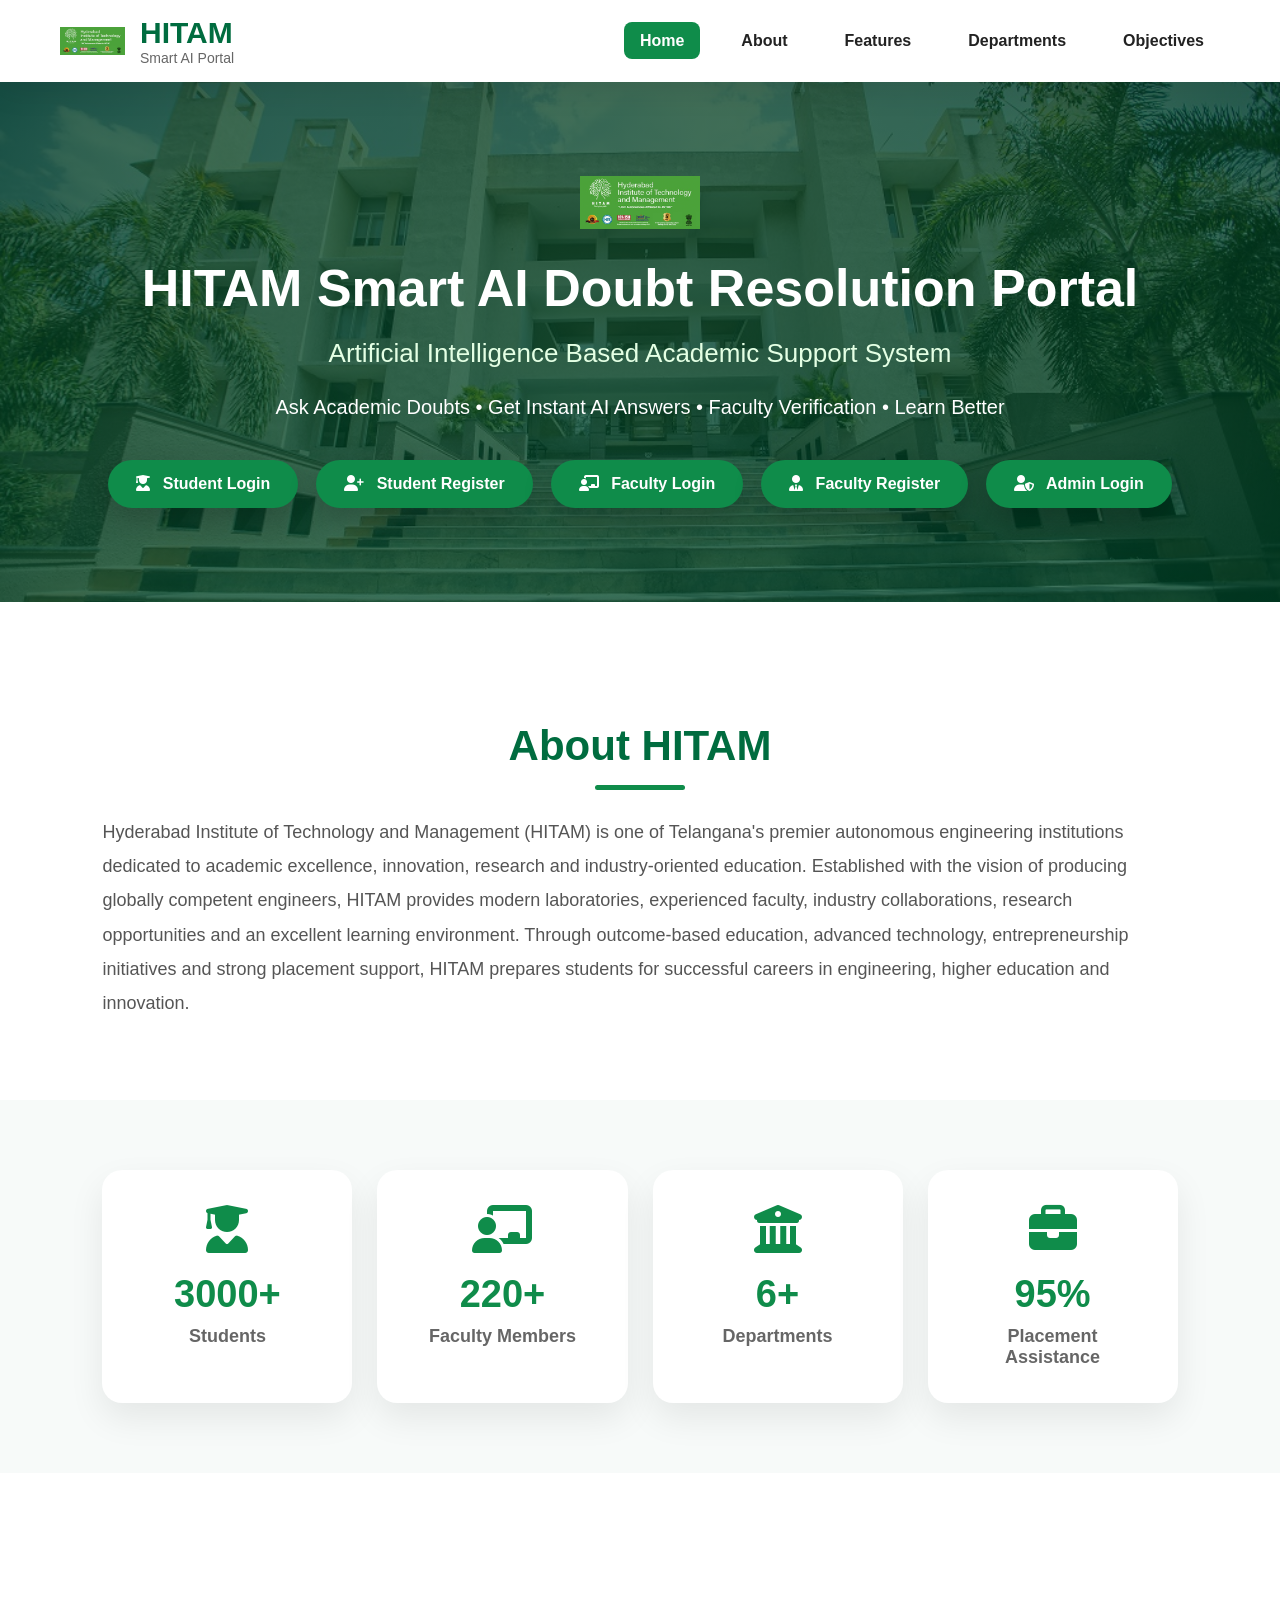
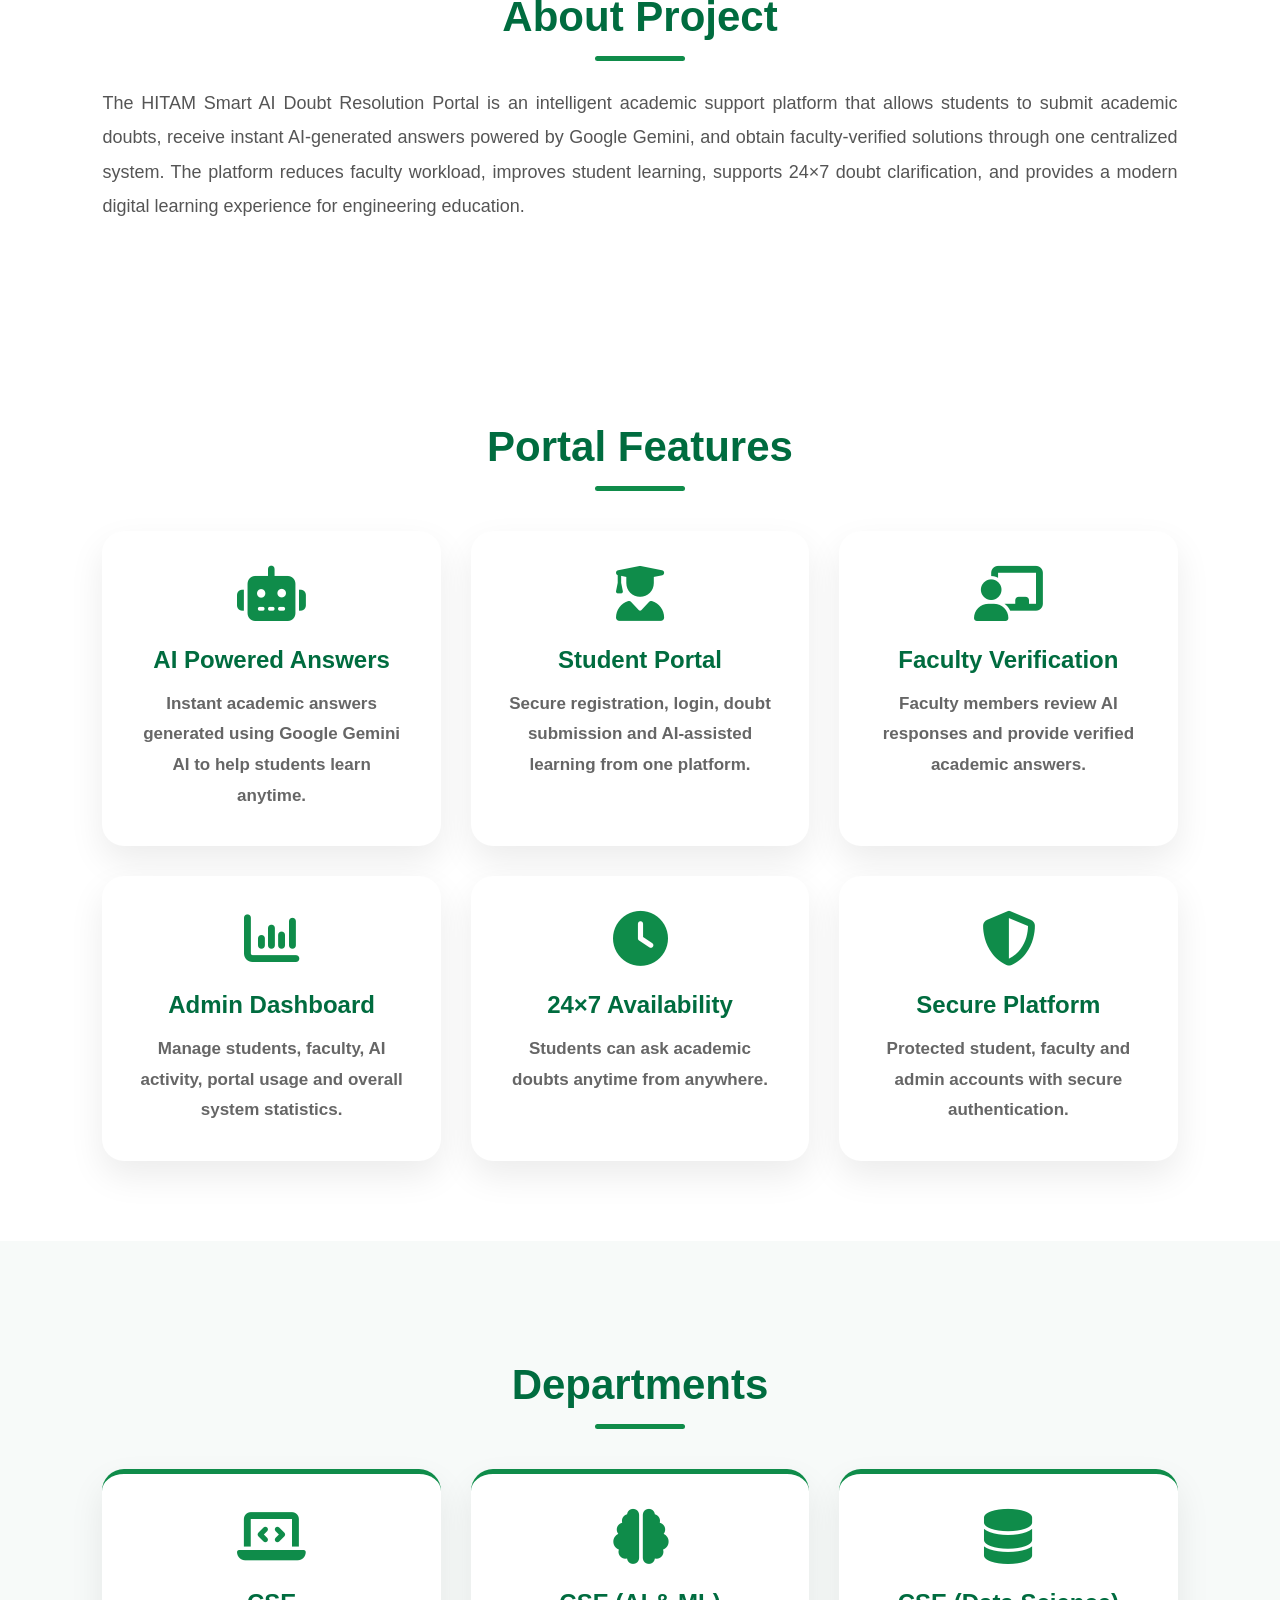
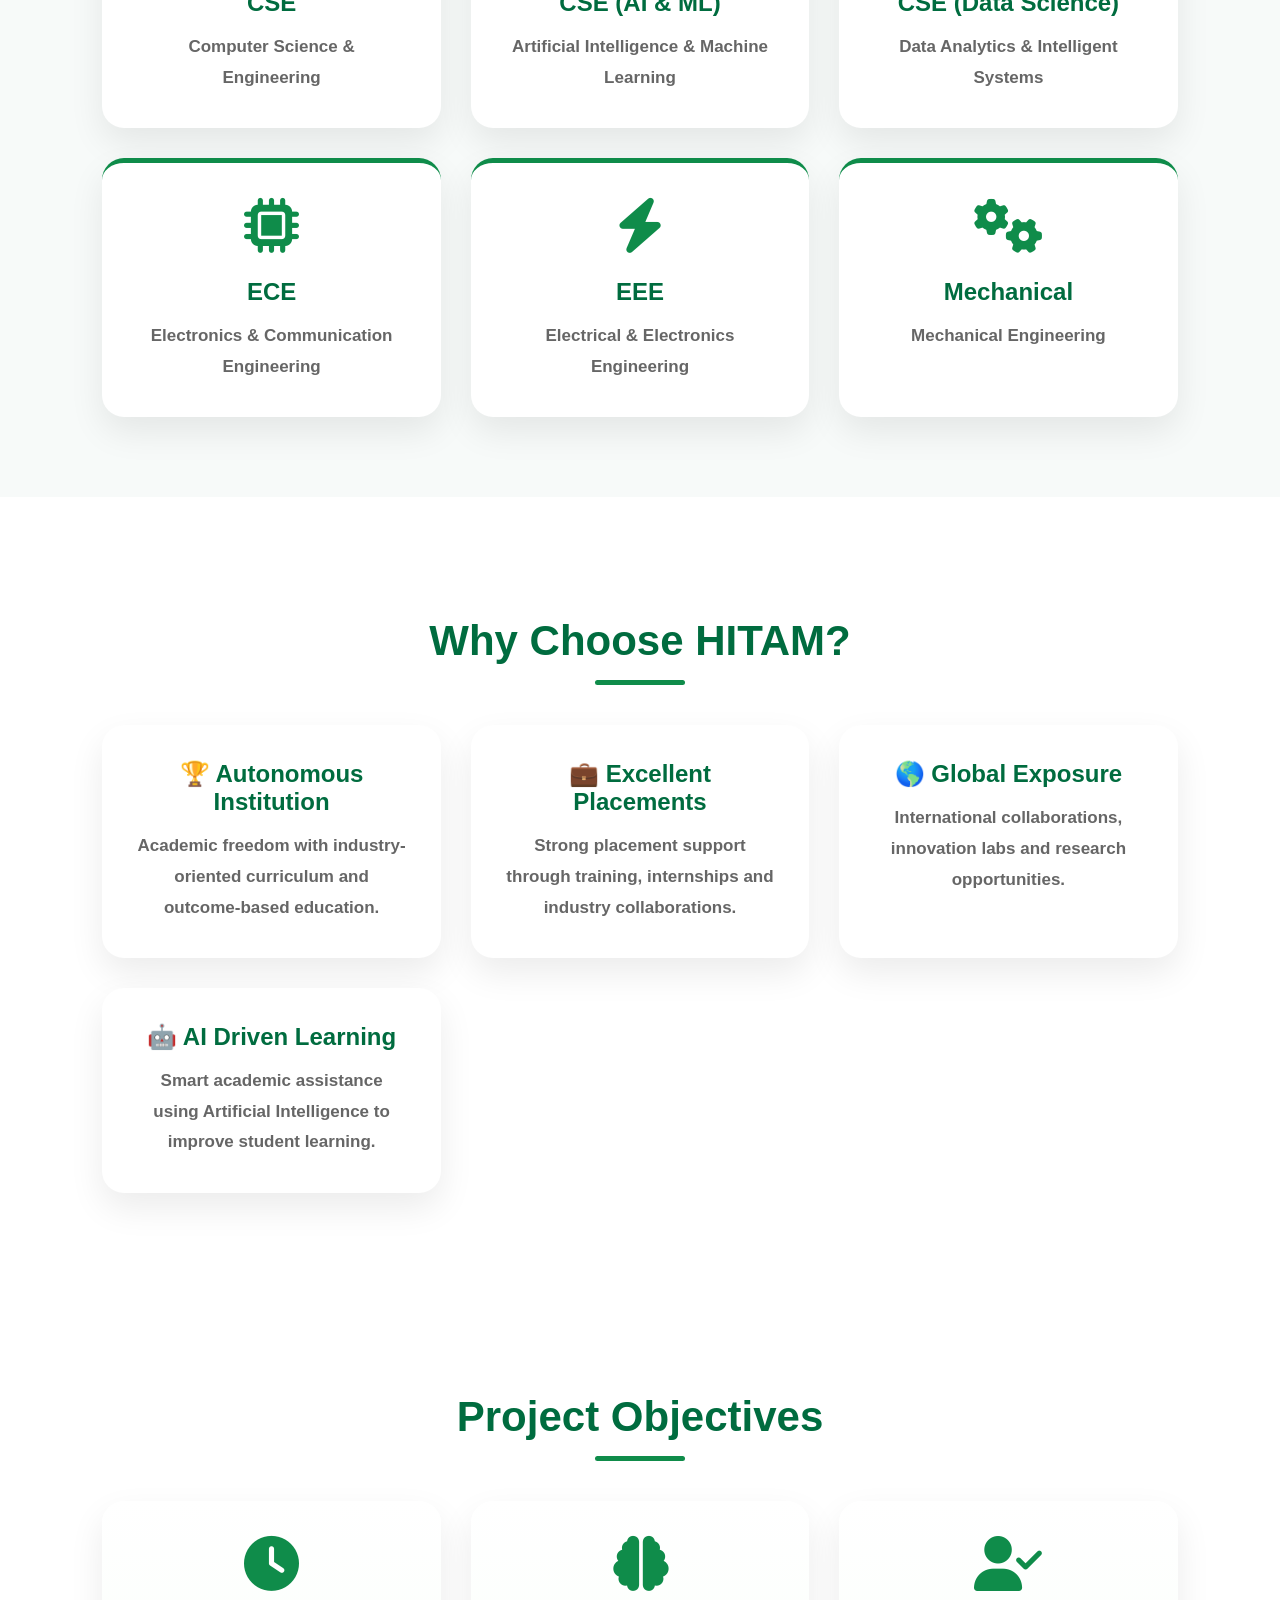
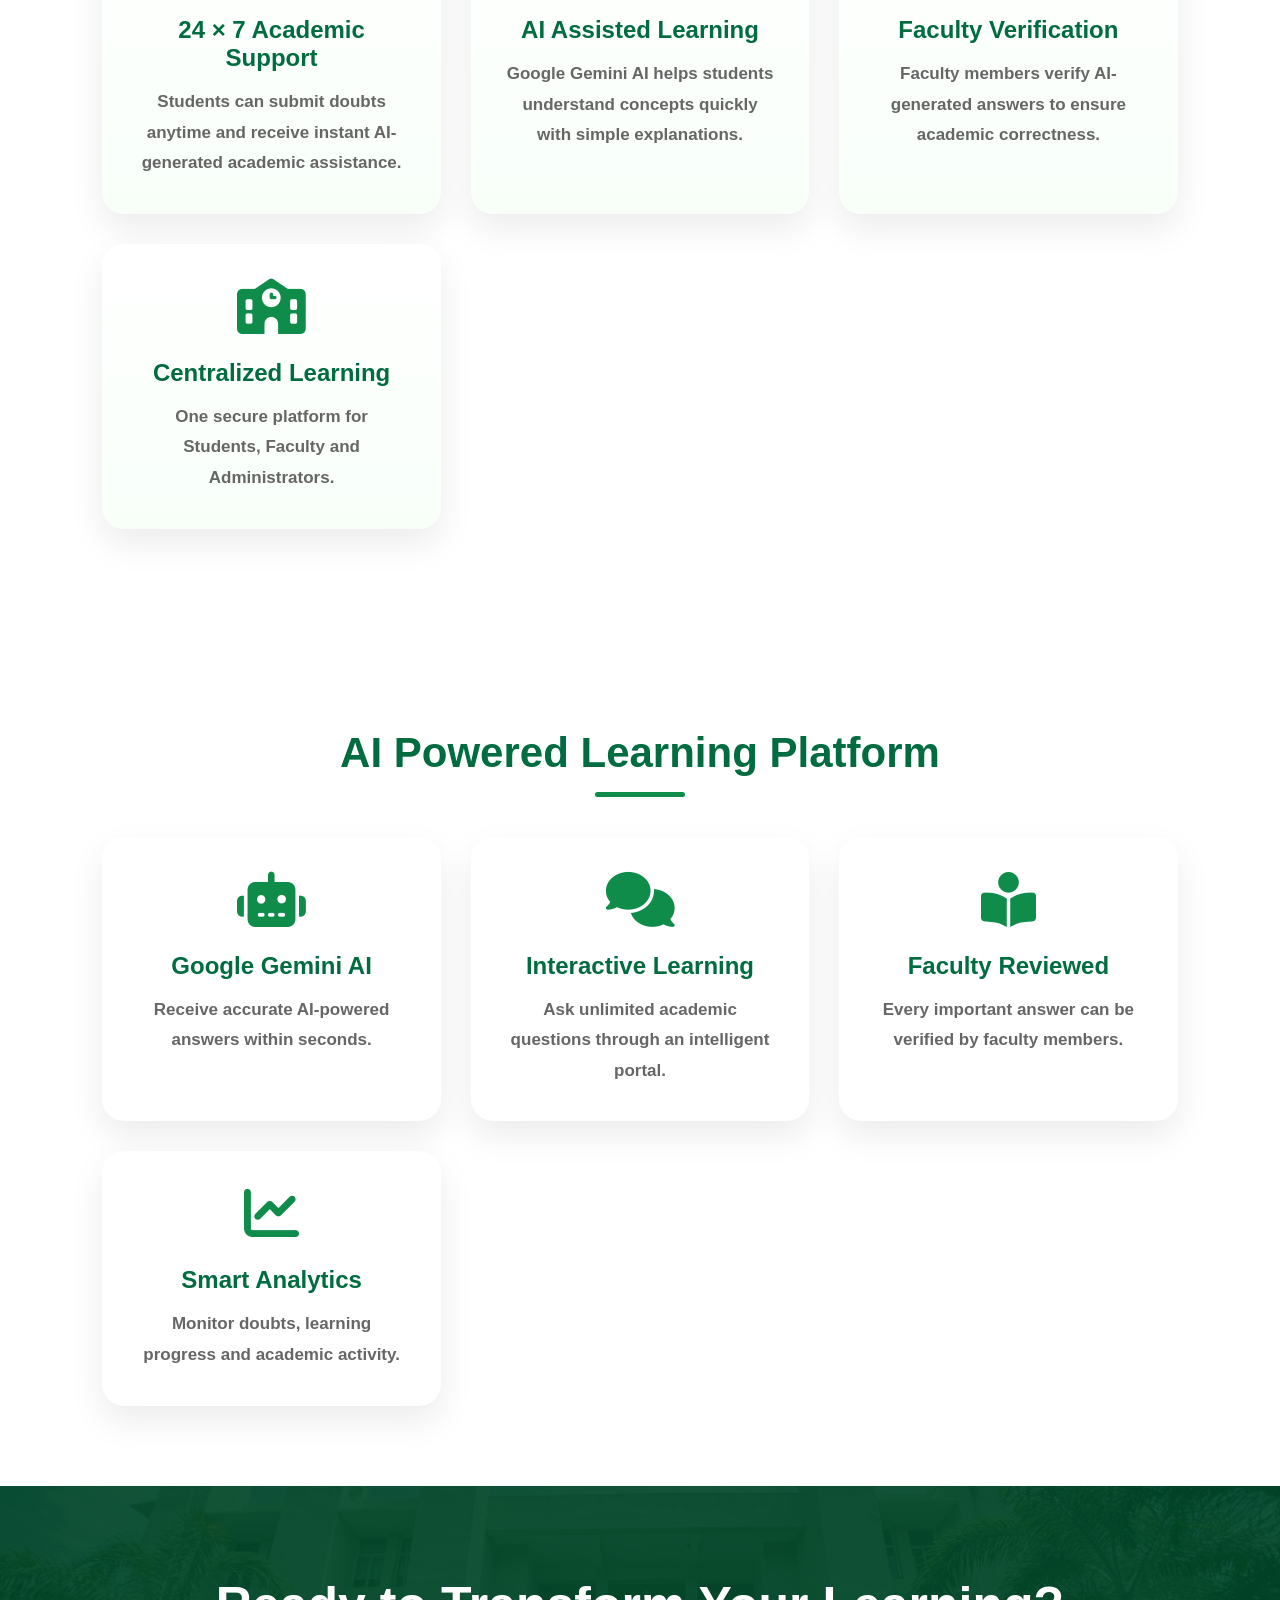
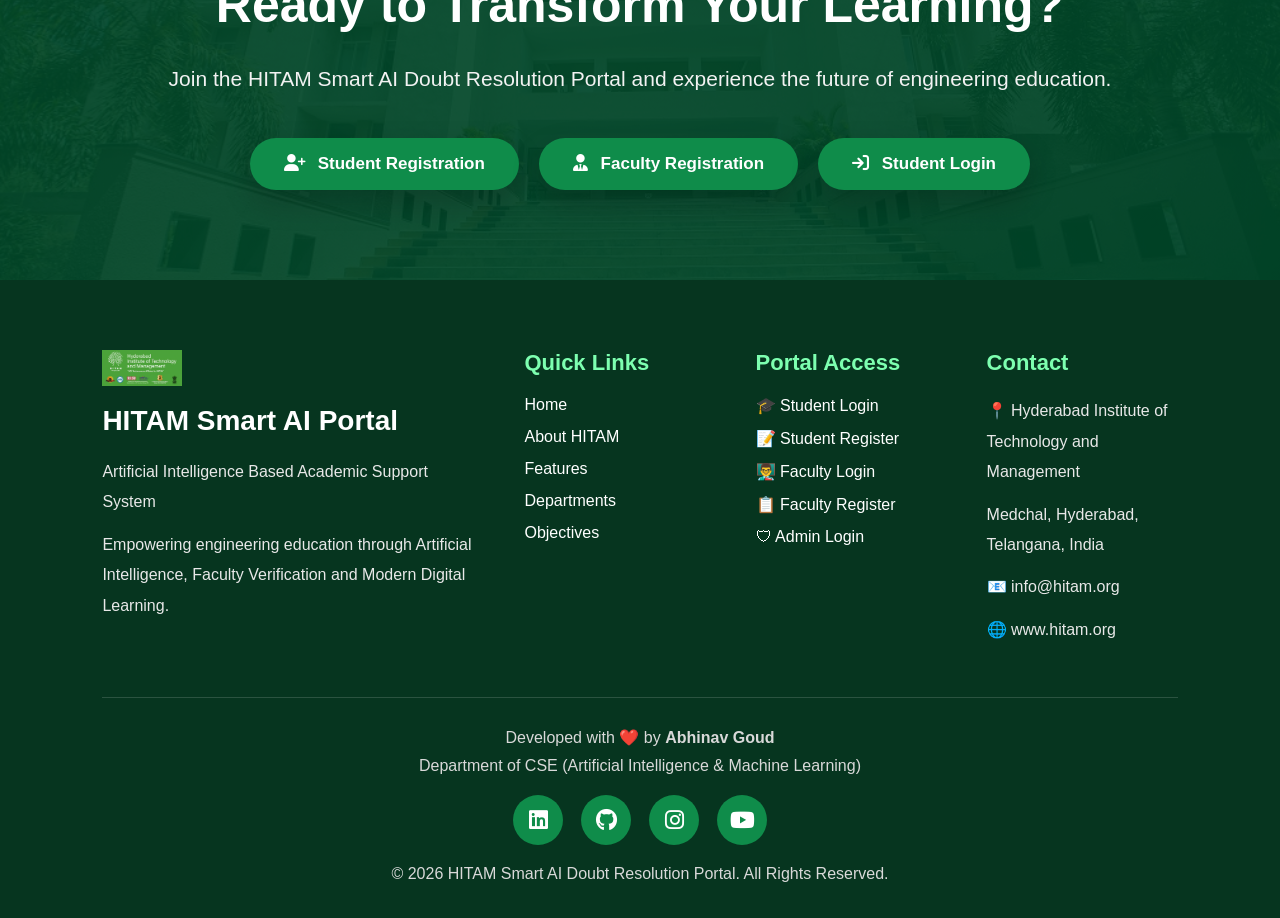
<file: frontend/index.html>
<!DOCTYPE html>
<html lang="en">

<head>

<meta charset="UTF-8">
<meta name="viewport" content="width=device-width, initial-scale=1.0">

<title>HITAM Smart AI Doubt Resolution Portal</title>

<link rel="stylesheet" href="style.css">

<link rel="stylesheet"
href="https://cdnjs.cloudflare.com/ajax/libs/font-awesome/6.7.2/css/all.min.css">

</head>

<body>

<!-- ================= NAVBAR ================= -->

<nav class="navbar">

    <div class="logo">

        <img src="images/hitam-logo.png" width="65">

        <div>

            <h2>HITAM</h2>

            <p>Smart AI Portal</p>

        </div>

    </div>

    <ul>

        <li><a href="index.html" class="active">Home</a></li>

        <li><a href="#about">About</a></li>

        <li><a href="#features">Features</a></li>

        <li><a href="#departments">Departments</a></li>

        <li><a href="#objectives">Objectives</a></li>

    </ul>

</nav>

<!-- ================= HERO SECTION ================= -->

<section class="hero">

    <div class="hero-overlay">

        <img src="images/hitam-logo.png"
             class="hero-logo">

        <h1>

            HITAM Smart AI Doubt Resolution Portal

        </h1>

        <h3>

            Artificial Intelligence Based Academic Support System

        </h3>

        <p>

            Ask Academic Doubts • Get Instant AI Answers • Faculty Verification • Learn Better

        </p>

        <div class="hero-buttons">

            <a href="login.html">

                <button class="hero-btn">

                    <i class="fa-solid fa-user-graduate"></i>

                    Student Login

                </button>

            </a>

            <a href="register.html">

                <button class="hero-btn">

                    <i class="fa-solid fa-user-plus"></i>

                    Student Register

                </button>

            </a>

            <a href="faculty-login.html">

                <button class="hero-btn">

                    <i class="fa-solid fa-chalkboard-user"></i>

                    Faculty Login

                </button>

            </a>

            <a href="faculty-register.html">

                <button class="hero-btn">

                    <i class="fa-solid fa-user-tie"></i>

                    Faculty Register

                </button>

            </a>

            <a href="admin-login.html">

                <button class="hero-btn">

                    <i class="fa-solid fa-user-shield"></i>

                    Admin Login

                </button>

            </a>

        </div>

    </div>

</section>

<!-- ================= ABOUT HITAM ================= -->

<section id="about" class="dashboard">

    <h2>About HITAM</h2>

    <p class="about-text">

        Hyderabad Institute of Technology and Management (HITAM) is one of Telangana's premier autonomous engineering institutions dedicated to academic excellence, innovation, research and industry-oriented education.

        Established with the vision of producing globally competent engineers, HITAM provides modern laboratories, experienced faculty, industry collaborations, research opportunities and an excellent learning environment.

        Through outcome-based education, advanced technology, entrepreneurship initiatives and strong placement support, HITAM prepares students for successful careers in engineering, higher education and innovation.

    </p>

</section>

<!-- ================= STATISTICS ================= -->

<section class="stats-section">

<div class="stats-card">

<i class="fa-solid fa-user-graduate"></i>

<h2>3000+</h2>

<p>Students</p>

</div>

<div class="stats-card">

<i class="fa-solid fa-chalkboard-user"></i>

<h2>220+</h2>

<p>Faculty Members</p>

</div>

<div class="stats-card">

<i class="fa-solid fa-building-columns"></i>

<h2>6+</h2>

<p>Departments</p>

</div>

<div class="stats-card">

<i class="fa-solid fa-briefcase"></i>

<h2>95%</h2>

<p>Placement Assistance</p>

</div>

</section>

<!-- ================= ABOUT PROJECT ================= -->

<section class="dashboard">

<h2>About Project</h2>

<p style="font-size:18px;line-height:1.9;text-align:justify;max-width:1100px;margin:auto;">

The HITAM Smart AI Doubt Resolution Portal is an intelligent academic support
platform that allows students to submit academic doubts, receive instant
AI-generated answers powered by Google Gemini, and obtain faculty-verified
solutions through one centralized system.

The platform reduces faculty workload, improves student learning,
supports 24×7 doubt clarification, and provides a modern digital learning
experience for engineering education.

</p>

</section>

<!-- ================= PORTAL FEATURES ================= -->

<section class="dashboard" id="features">

<h2>Portal Features</h2>

<div class="dashboard-cards">

<div class="dashboard-card">

<i class="fa-solid fa-robot fa-3x"></i>

<h3>AI Powered Answers</h3>

<p>

Instant academic answers generated using Google Gemini AI
to help students learn anytime.

</p>

</div>

<div class="dashboard-card">

<i class="fa-solid fa-user-graduate fa-3x"></i>

<h3>Student Portal</h3>

<p>

Secure registration, login, doubt submission and AI-assisted
learning from one platform.

</p>

</div>

<div class="dashboard-card">

<i class="fa-solid fa-chalkboard-user fa-3x"></i>

<h3>Faculty Verification</h3>

<p>

Faculty members review AI responses and provide verified
academic answers.

</p>

</div>

<div class="dashboard-card">

<i class="fa-solid fa-chart-column fa-3x"></i>

<h3>Admin Dashboard</h3>

<p>

Manage students, faculty, AI activity, portal usage
and overall system statistics.

</p>

</div>

<div class="dashboard-card">

<i class="fa-solid fa-clock fa-3x"></i>

<h3>24×7 Availability</h3>

<p>

Students can ask academic doubts anytime from anywhere.

</p>

</div>

<div class="dashboard-card">

<i class="fa-solid fa-shield-halved fa-3x"></i>

<h3>Secure Platform</h3>

<p>

Protected student, faculty and admin accounts with
secure authentication.

</p>

</div>

</div>

</section>

<!-- ================= DEPARTMENTS ================= -->

<section class="dashboard" id="departments">

<h2>Departments</h2>

<div class="dashboard-cards">

<div class="dashboard-card">
<i class="fa-solid fa-laptop-code fa-3x"></i>
<h3>CSE</h3>
<p>Computer Science & Engineering</p>
</div>

<div class="dashboard-card">
<i class="fa-solid fa-brain fa-3x"></i>
<h3>CSE (AI & ML)</h3>
<p>Artificial Intelligence & Machine Learning</p>
</div>

<div class="dashboard-card">
<i class="fa-solid fa-database fa-3x"></i>
<h3>CSE (Data Science)</h3>
<p>Data Analytics & Intelligent Systems</p>
</div>

<div class="dashboard-card">
<i class="fa-solid fa-microchip fa-3x"></i>
<h3>ECE</h3>
<p>Electronics & Communication Engineering</p>
</div>

<div class="dashboard-card">
<i class="fa-solid fa-bolt fa-3x"></i>
<h3>EEE</h3>
<p>Electrical & Electronics Engineering</p>
</div>

<div class="dashboard-card">
<i class="fa-solid fa-gears fa-3x"></i>
<h3>Mechanical</h3>
<p>Mechanical Engineering</p>
</div>

</div>

</section>

<!-- ================= WHY CHOOSE HITAM ================= -->

<section class="dashboard">

<h2>Why Choose HITAM?</h2>

<div class="dashboard-cards">

<div class="dashboard-card">

<h3>🏆 Autonomous Institution</h3>

<p>

Academic freedom with industry-oriented curriculum
and outcome-based education.

</p>

</div>

<div class="dashboard-card">

<h3>💼 Excellent Placements</h3>

<p>

Strong placement support through training,
internships and industry collaborations.

</p>

</div>

<div class="dashboard-card">

<h3>🌎 Global Exposure</h3>

<p>

International collaborations, innovation labs
and research opportunities.

</p>

</div>

<div class="dashboard-card">

<h3>🤖 AI Driven Learning</h3>

<p>

Smart academic assistance using Artificial Intelligence
to improve student learning.

</p>

</div>

</div>

</section>

<!-- ================= PROJECT OBJECTIVES ================= -->

<section class="dashboard" id="objectives">

<h2>Project Objectives</h2>

<div class="dashboard-cards">

<div class="dashboard-card">

<i class="fa-solid fa-clock fa-3x"></i>

<h3>24 × 7 Academic Support</h3>

<p>

Students can submit doubts anytime and receive
instant AI-generated academic assistance.

</p>

</div>

<div class="dashboard-card">

<i class="fa-solid fa-brain fa-3x"></i>

<h3>AI Assisted Learning</h3>

<p>

Google Gemini AI helps students understand
concepts quickly with simple explanations.

</p>

</div>

<div class="dashboard-card">

<i class="fa-solid fa-user-check fa-3x"></i>

<h3>Faculty Verification</h3>

<p>

Faculty members verify AI-generated answers
to ensure academic correctness.

</p>

</div>

<div class="dashboard-card">

<i class="fa-solid fa-school fa-3x"></i>

<h3>Centralized Learning</h3>

<p>

One secure platform for Students,
Faculty and Administrators.

</p>

</div>

</div>

</section>

<!-- ================= AI PORTAL HIGHLIGHTS ================= -->

<section class="dashboard">

<h2>AI Powered Learning Platform</h2>

<div class="dashboard-cards">

<div class="dashboard-card">

<i class="fa-solid fa-robot fa-3x"></i>

<h3>Google Gemini AI</h3>

<p>

Receive accurate AI-powered answers
within seconds.

</p>

</div>

<div class="dashboard-card">

<i class="fa-solid fa-comments fa-3x"></i>

<h3>Interactive Learning</h3>

<p>

Ask unlimited academic questions
through an intelligent portal.

</p>

</div>

<div class="dashboard-card">

<i class="fa-solid fa-book-open-reader fa-3x"></i>

<h3>Faculty Reviewed</h3>

<p>

Every important answer can be
verified by faculty members.

</p>

</div>

<div class="dashboard-card">

<i class="fa-solid fa-chart-line fa-3x"></i>

<h3>Smart Analytics</h3>

<p>

Monitor doubts, learning progress
and academic activity.

</p>

</div>

</div>

</section>

<!-- ================= CALL TO ACTION ================= -->

<section class="cta-section">

<div class="cta-content">

<h1>

Ready to Transform Your Learning?

</h1>

<p>

Join the HITAM Smart AI Doubt Resolution Portal
and experience the future of engineering education.

</p>

<div class="cta-buttons">

<a href="register.html">

<button class="hero-btn">

<i class="fa-solid fa-user-plus"></i>

Student Registration

</button>

</a>

<a href="faculty-register.html">

<button class="hero-btn">

<i class="fa-solid fa-user-tie"></i>

Faculty Registration

</button>

</a>

<a href="login.html">

<button class="hero-btn">

<i class="fa-solid fa-arrow-right-to-bracket"></i>

Student Login

</button>

</a>

</div>

</div>

</section>

<!-- ================= FOOTER ================= -->

<footer class="footer">

<div class="footer-container">

<div class="footer-column">

<img src="images/hitam-logo.png" width="80">

<h2>HITAM Smart AI Portal</h2>

<p>

Artificial Intelligence Based Academic Support System

</p>

<p>

Empowering engineering education through
Artificial Intelligence, Faculty Verification
and Modern Digital Learning.

</p>

</div>

<div class="footer-column">

<h3>Quick Links</h3>

<ul>

<li><a href="#">Home</a></li>

<li><a href="#about">About HITAM</a></li>

<li><a href="#features">Features</a></li>

<li><a href="#departments">Departments</a></li>

<li><a href="#objectives">Objectives</a></li>

</ul>

</div>

<div class="footer-column">

<h3>Portal Access</h3>

<ul>

<li><a href="login.html">🎓 Student Login</a></li>

<li><a href="register.html">📝 Student Register</a></li>

<li><a href="faculty-login.html">👨‍🏫 Faculty Login</a></li>

<li><a href="faculty-register.html">📋 Faculty Register</a></li>

<li><a href="admin-login.html">🛡 Admin Login</a></li>

</ul>

</div>

<div class="footer-column">

<h3>Contact</h3>

<p>

📍 Hyderabad Institute of Technology and Management

</p>

<p>

Medchal, Hyderabad,
Telangana, India

</p>

<p>

📧 info@hitam.org

</p>

<p>

🌐 www.hitam.org

</p>

</div>

</div>

<hr>

<div class="footer-bottom">

<p>

Developed with ❤️ by

<b>Abhinav Goud</b>

</p>

<p>

Department of CSE (Artificial Intelligence & Machine Learning)

</p>

<div class="social-icons">

<a href="#"><i class="fab fa-linkedin"></i></a>

<a href="#"><i class="fab fa-github"></i></a>

<a href="#"><i class="fab fa-instagram"></i></a>

<a href="#"><i class="fab fa-youtube"></i></a>

</div>

<p>

© 2026 HITAM Smart AI Doubt Resolution Portal.
All Rights Reserved.

</p>

</div>

</footer>

</body>

</html>
</file>
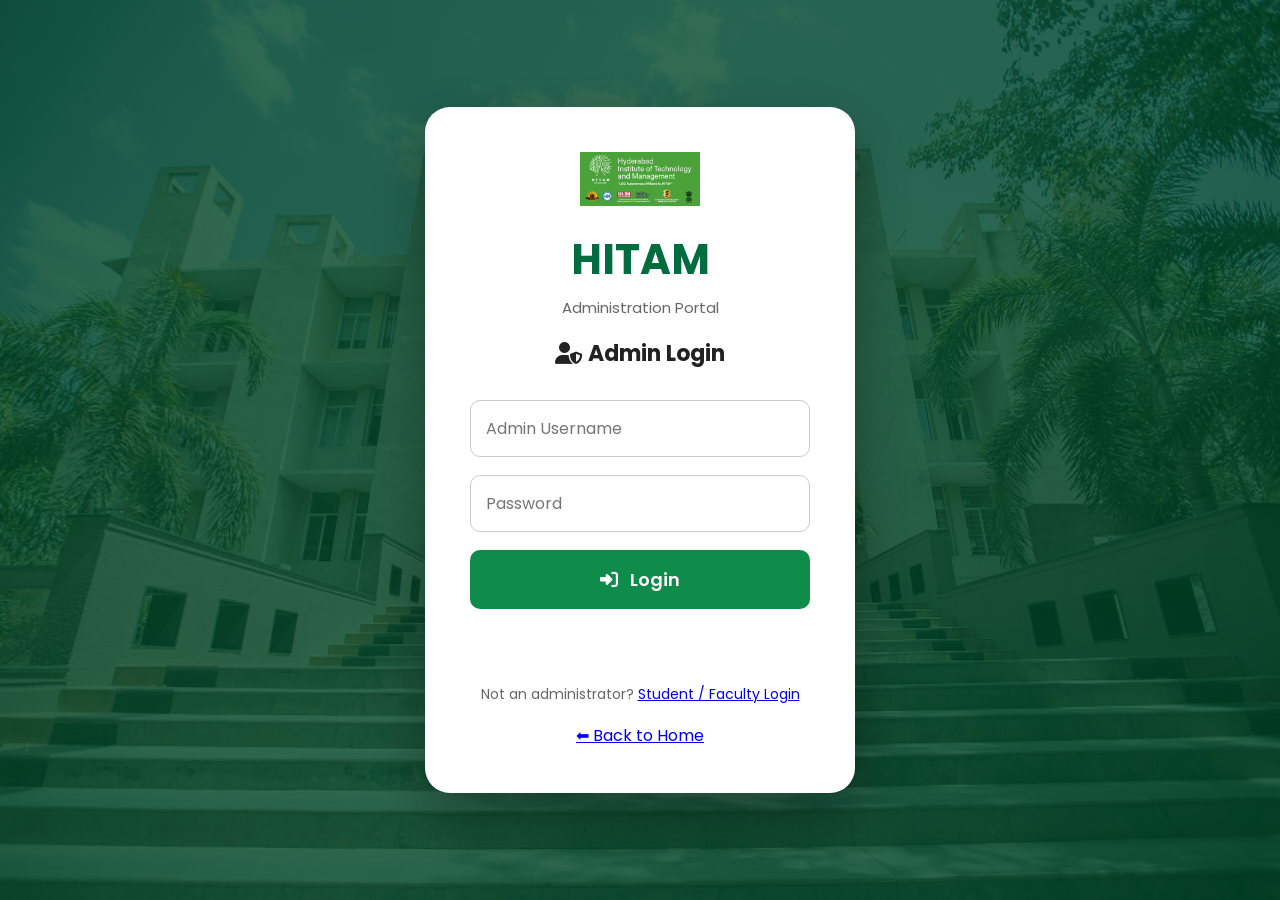
<file: frontend/admin-login.html>
<!DOCTYPE html>
<html lang="en">

<head>

<meta charset="UTF-8">
<meta name="viewport" content="width=device-width, initial-scale=1.0">

<title>Admin Login | HITAM AI</title>

<link rel="stylesheet" href="style.css">

<link href="https://fonts.googleapis.com/css2?family=Poppins:wght@300;400;600;700&display=swap" rel="stylesheet">

<link rel="stylesheet"
href="https://cdnjs.cloudflare.com/ajax/libs/font-awesome/6.6.0/css/all.min.css">

</head>

<body class="login-body">

<div class="login-container">

<div class="login-box">

<img src="images/hitam-logo.png" class="login-logo">

<h1>HITAM</h1>

<p>Administration Portal</p>

<h2>
<i class="fa-solid fa-user-shield"></i>
Admin Login
</h2>

<input
type="text"
id="adminUsername"
placeholder="Admin Username"
autocomplete="off"
onkeydown="if(event.key==='Enter'){adminLogin();}">

<input
type="password"
id="adminPassword"
placeholder="Password"
onkeydown="if(event.key==='Enter'){adminLogin();}">

<button onclick="adminLogin()">
<i class="fa-solid fa-right-to-bracket"></i>
Login
</button>

<p id="adminMsg"
style="color:#c0392b;font-size:14px;min-height:20px;margin-top:12px;"></p>

<br>

<p style="font-size:14px;">
Not an administrator?
<a href="login.html">Student / Faculty Login</a>
</p>

<a href="index.html">&#11013; Back to Home</a>

</div>

</div>

<script src="auth.js"></script>

<script>

const API = "https://hitam-ai-backend-m3ka.onrender.com";

async function adminLogin() {

    const username =
        document.getElementById("adminUsername").value.trim();

    const password =
        document.getElementById("adminPassword").value;

    const msg = document.getElementById("adminMsg");

    msg.innerHTML = "";

    if (username === "" || password === "") {
        msg.innerHTML = "Please enter Username and Password";
        return;
    }

    try {

        const response = await fetch(API + "/admin/login", {

            method: "POST",

            headers: {
                "Content-Type": "application/json"
            },

            body: JSON.stringify({
                username: username,
                password: password
            })

        });

        const result = await response.json();

        if (!response.ok) {
            msg.innerHTML = result.detail || "Invalid Username or Password";
            return;
        }

        saveAdmin(result.admin);

        localStorage.setItem("userRole", "admin");

        window.location.href = "admin.html";

    }

    catch (error) {

        console.error(error);

        msg.innerHTML = "Cannot connect to the backend server.";

    }

}

</script>

</body>

</html>
</file>
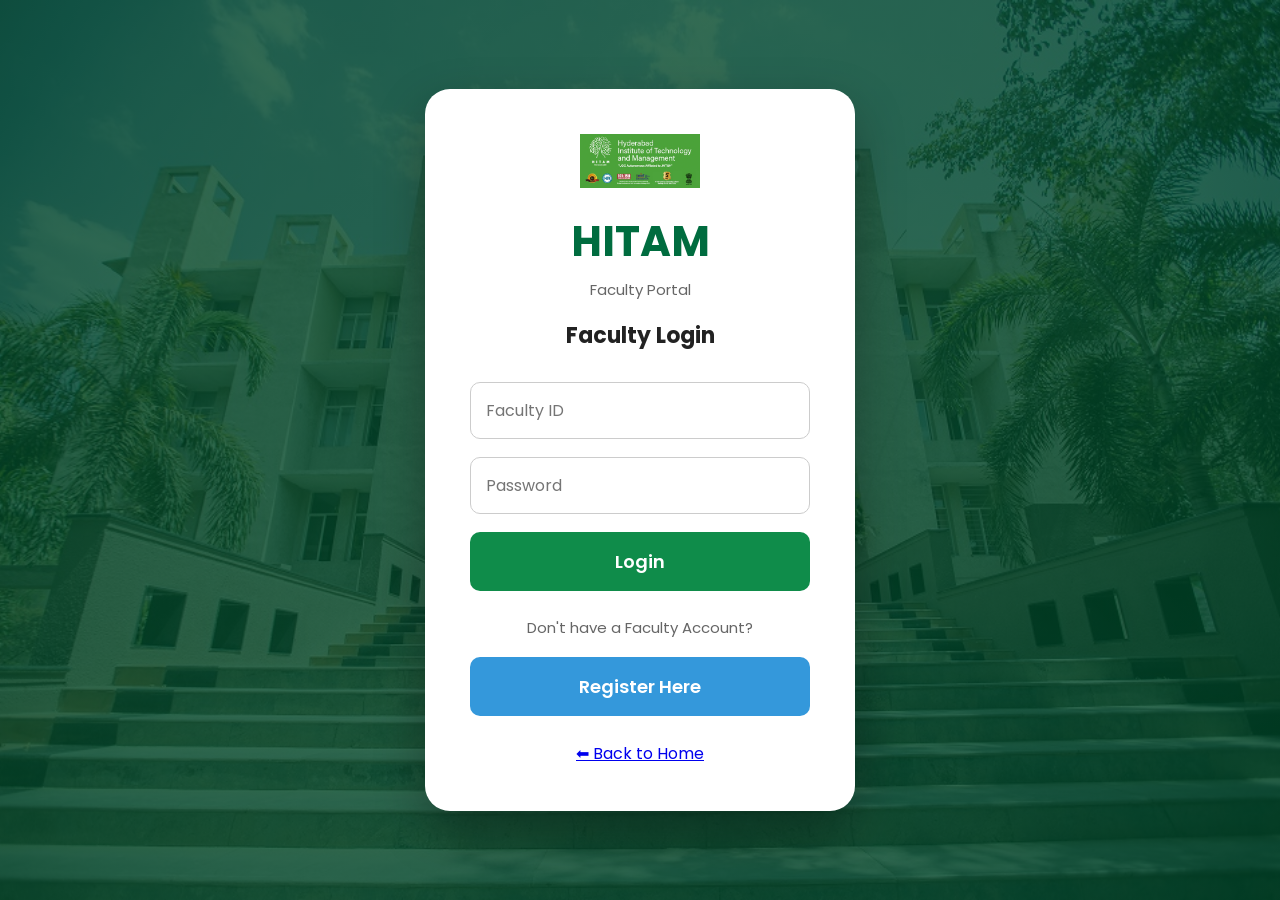
<file: frontend/faculty-login.html>
<!DOCTYPE html>
<html lang="en">

<head>

<meta charset="UTF-8">
<meta name="viewport" content="width=device-width, initial-scale=1.0">

<title>Faculty Login | HITAM AI</title>

<link rel="stylesheet" href="style.css">

<link href="https://fonts.googleapis.com/css2?family=Poppins:wght@300;400;600;700&display=swap" rel="stylesheet">

</head>

<body class="login-body">

<div class="login-container">

<div class="login-box">

<img src="images/hitam-logo.png" class="login-logo">

<h1>HITAM</h1>

<p>Faculty Portal</p>

<h2>Faculty Login</h2>

<input
type="text"
id="facultyId"
placeholder="Faculty ID">

<input
type="password"
id="facultyPassword"
placeholder="Password">

<button onclick="facultyLogin()">
Login
</button>

<br><br>

<p>
Don't have a Faculty Account?
</p>

<button
onclick="window.location.href='faculty-register.html'"
style="background:#3498db;">
Register Here
</button>

<br><br>

<a href="index.html">
⬅ Back to Home
</a>

</div>

</div>

<script>

const API = "https://hitam-ai-backend-m3ka.onrender.com";

async function facultyLogin(){

const faculty_id =
document.getElementById("facultyId").value.trim();

const password =
document.getElementById("facultyPassword").value;

if(faculty_id==="" || password===""){

alert("Please enter Faculty ID and Password");
return;

}

try{

const response=await fetch(API+"/faculty/login",{

method:"POST",

headers:{
"Content-Type":"application/json"
},

body:JSON.stringify({

faculty_id:faculty_id,
password:password

})

});

const result=await response.json();

if(response.ok){

localStorage.setItem(
"faculty",
JSON.stringify(result.faculty)
);

alert("✅ Faculty Login Successful");

window.location.href="faculty.html";

}else{

alert(result.detail || "Invalid Faculty ID, Password or Faculty not approved");

}

}catch(error){

alert("❌ Backend server is not running.");

}

}

</script>

</body>

</html>
</file>
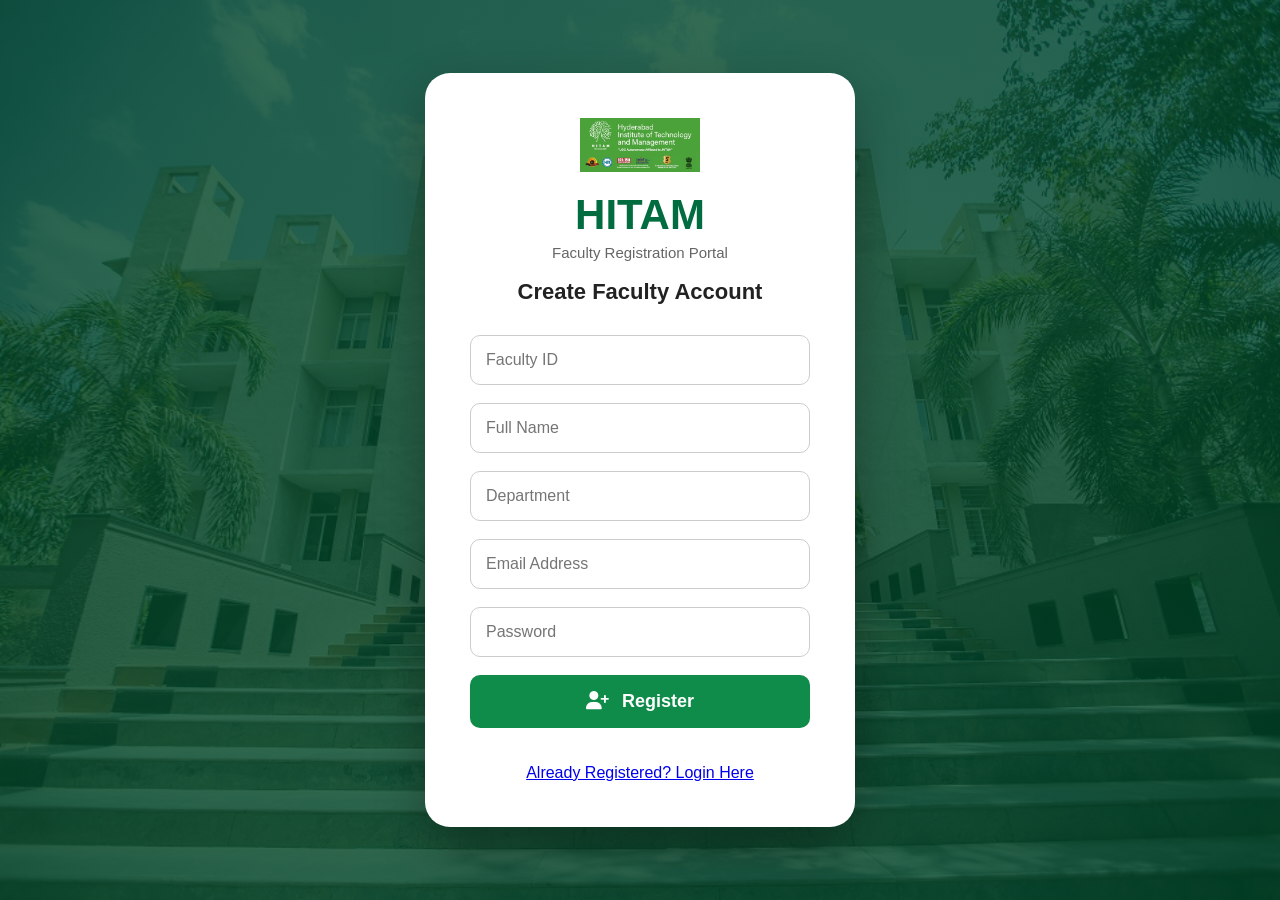
<file: frontend/faculty-register.html>
<!DOCTYPE html>
<html lang="en">

<head>

<meta charset="UTF-8">
<meta name="viewport" content="width=device-width, initial-scale=1.0">

<title>Faculty Registration | HITAM AI</title>

<link rel="stylesheet" href="style.css">

<link rel="stylesheet"
href="https://cdnjs.cloudflare.com/ajax/libs/font-awesome/6.7.2/css/all.min.css">

</head>

<body class="login-body">

<div class="login-container">

<div class="login-box">

<img src="images/hitam-logo.png" class="login-logo">

<h1>HITAM</h1>

<p>Faculty Registration Portal</p>

<h2>Create Faculty Account</h2>

<input
type="text"
id="faculty_id"
placeholder="Faculty ID">

<input
type="text"
id="name"
placeholder="Full Name">

<input
type="text"
id="department"
placeholder="Department">

<input
type="email"
id="email"
placeholder="Email Address">

<input
type="password"
id="password"
placeholder="Password">

<button onclick="registerFaculty()">
<i class="fa-solid fa-user-plus"></i>
Register
</button>

<p id="msg" style="margin-top:15px;font-weight:bold;"></p>

<br>

<a href="faculty-login.html">
Already Registered? Login Here
</a>

</div>

</div>

<script>

const API = "https://hitam-ai-backend-m3ka.onrender.com";

async function registerFaculty(){

    const faculty_id=document.getElementById("faculty_id").value.trim();
    const name=document.getElementById("name").value.trim();
    const department=document.getElementById("department").value.trim();
    const email=document.getElementById("email").value.trim();
    const password=document.getElementById("password").value.trim();

    if(
        faculty_id===""||
        name===""||
        department===""||
        email===""||
        password===""){
        alert("Please fill all fields.");
        return;
    }

    const response=await fetch(API+"/faculty/register",{

        method:"POST",

        headers:{
            "Content-Type":"application/json"
        },

        body:JSON.stringify({

            faculty_id,
            name,
            department,
            email,
            password

        })

    });

    const result=await response.json();

    if(response.ok){

        document.getElementById("msg").style.color="green";

        document.getElementById("msg").innerHTML=
        "✅ Registration Successful.<br>Waiting for Admin Approval.";

        setTimeout(()=>{

            window.location.href="faculty-login.html";

        },2500);

    }

    else{

        document.getElementById("msg").style.color="red";

        document.getElementById("msg").innerHTML=
        result.detail || "Registration Failed";

    }

}

</script>

</body>

</html>
</file>
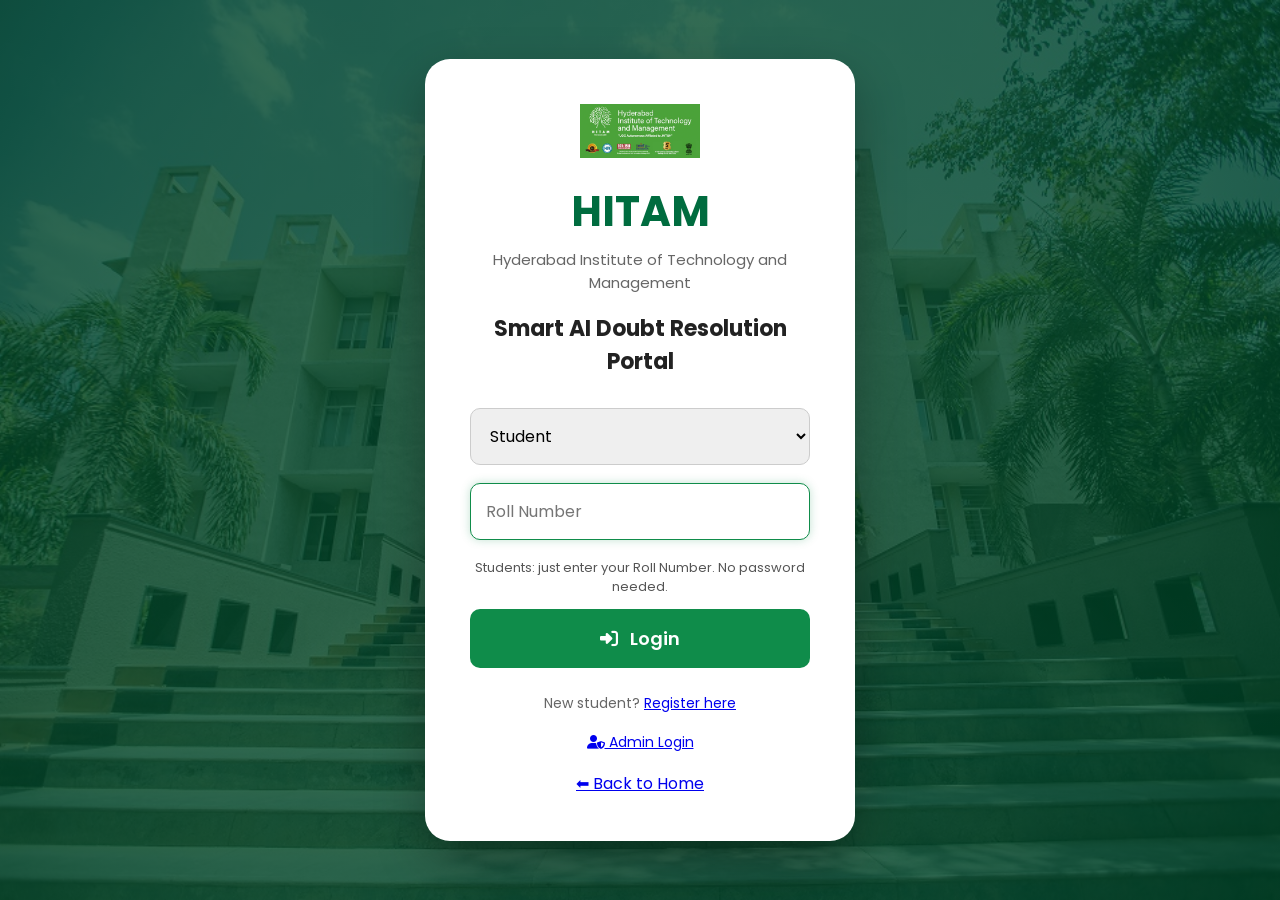
<file: frontend/faculty.html>
<!DOCTYPE html>
<html lang="en">

<head>

<meta charset="UTF-8">
<meta name="viewport" content="width=device-width, initial-scale=1.0">

<title>Faculty Portal | HITAM AI</title>

<link rel="stylesheet" href="style.css">

<link rel="stylesheet"
href="https://cdnjs.cloudflare.com/ajax/libs/font-awesome/6.7.2/css/all.min.css">

</head>

<body>

<!-- ================= NAVBAR ================= -->

<nav>

<div class="logo">

<img src="images/hitam-logo.png" alt="HITAM Logo">

<div>

<h2>HITAM</h2>

<p>Faculty Portal</p>

</div>

</div>

<ul>

<li><a href="index.html">Home</a></li>

<li><a href="student.html">Students</a></li>

<li><a href="admin.html">Admin</a></li>

<li><a href="#" onclick="logout()">Logout</a></li>

</ul>

</nav>

<!-- ================= FACULTY DASHBOARD ================= -->

<div class="dashboard">

<div class="dashboard-header">

<div>

<h1>

<i class="fa-solid fa-chalkboard-user"></i>

Faculty Dashboard

</h1>

<p id="facultyWelcome">

Welcome Faculty

</p>

</div>

<button
class="hero-btn logout-btn"
onclick="logout()">

<i class="fa-solid fa-right-from-bracket"></i>

Logout

</button>

</div>

<!-- ================= STAT CARDS ================= -->

<div class="dashboard-cards">

<div class="dashboard-card">

<i class="fa-solid fa-book-open"></i>

<h2 id="totalDoubts">0</h2>

<p>Total Doubts</p>

</div>

<div class="dashboard-card">

<i class="fa-solid fa-hourglass-half"></i>

<h2 id="pendingDoubts">0</h2>

<p>Pending Doubts</p>

</div>

<div class="dashboard-card">

<i class="fa-solid fa-circle-check"></i>

<h2 id="verifiedDoubts">0</h2>

<p>Verified Doubts</p>

</div>

</div>

<!-- ================= SEARCH ================= -->

<input

class="search-box"

type="text"

id="search"

placeholder="🔍 Search Student / Subject / Question..."

onkeyup="searchDoubts()">

<br><br>

<!-- ================= TABLE ================= -->

<div class="table-container">

<table class="modern-table">

<thead>

<tr>

<th>ID</th>

<th>Student</th>

<th>Subject</th>

<th>Doubt</th>

<th>🤖 AI Answer</th>

<th>✍ Faculty Answer</th>

<th>Status</th>

<th>Action</th>

</tr>

</thead>

<tbody id="doubtTable">

</tbody>

</table>

</div>

</div>

<script src="auth.js"></script>

<script>

protectFaculty();

</script>

<script src="faculty.js"></script>

</body>

</html>
</file>
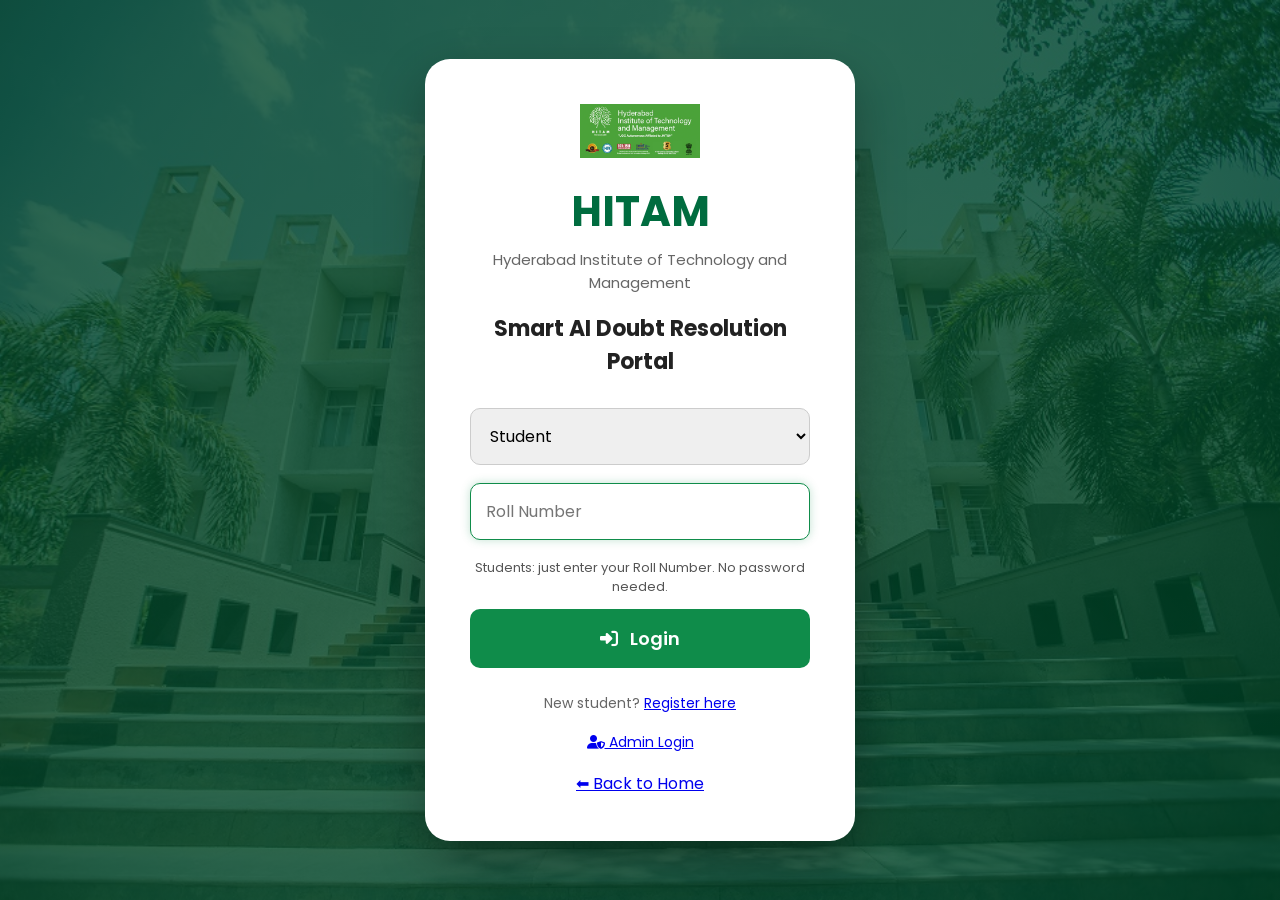
<file: frontend/login.html>
<!DOCTYPE html>
<html lang="en">
<head>

<meta charset="UTF-8">
<meta name="viewport" content="width=device-width, initial-scale=1.0">

<title>HITAM Login</title>

<link rel="stylesheet" href="style.css">

<link href="https://fonts.googleapis.com/css2?family=Poppins:wght@300;400;600;700&display=swap" rel="stylesheet">

<link rel="stylesheet"
href="https://cdnjs.cloudflare.com/ajax/libs/font-awesome/6.6.0/css/all.min.css">

</head>

<body class="login-body">

<div class="login-container">

<div class="login-box">

<img src="images/hitam-logo.png" class="login-logo">

<h1>HITAM</h1>

<p>Hyderabad Institute of Technology and Management</p>

<h2>Smart AI Doubt Resolution Portal</h2>

<!-- Role first, so the rest of the form can adapt to it -->
<select id="role" onchange="roleChanged()">

<option value="student">Student</option>

<option value="faculty">Faculty</option>

<option value="admin">Admin</option>

</select>

<input
type="text"
id="username"
placeholder="Roll Number"
autocomplete="off"
onkeydown="if(event.key==='Enter'){login();}">

<!-- Hidden for students: student sign-in needs the Roll Number only -->
<input
type="password"
id="password"
placeholder="Password"
style="display:none;"
onkeydown="if(event.key==='Enter'){login();}">

<p id="loginHint"
style="font-size:13px;color:#555;margin:0 0 12px;line-height:1.5;">
Students: just enter your Roll Number. No password needed.
</p>

<button onclick="login()">

<i class="fa-solid fa-right-to-bracket"></i>

Login

</button>

<br><br>

<p style="font-size:14px;">
New student? <a href="register.html">Register here</a>
</p>

<p style="font-size:14px;">
<a href="admin-login.html">
<i class="fa-solid fa-user-shield"></i> Admin Login
</a>
</p>

<a href="index.html">&#11013; Back to Home</a>

</div>

</div>

<script src="auth.js"></script>
<script src="login.js"></script>

</body>
</html>
</file>
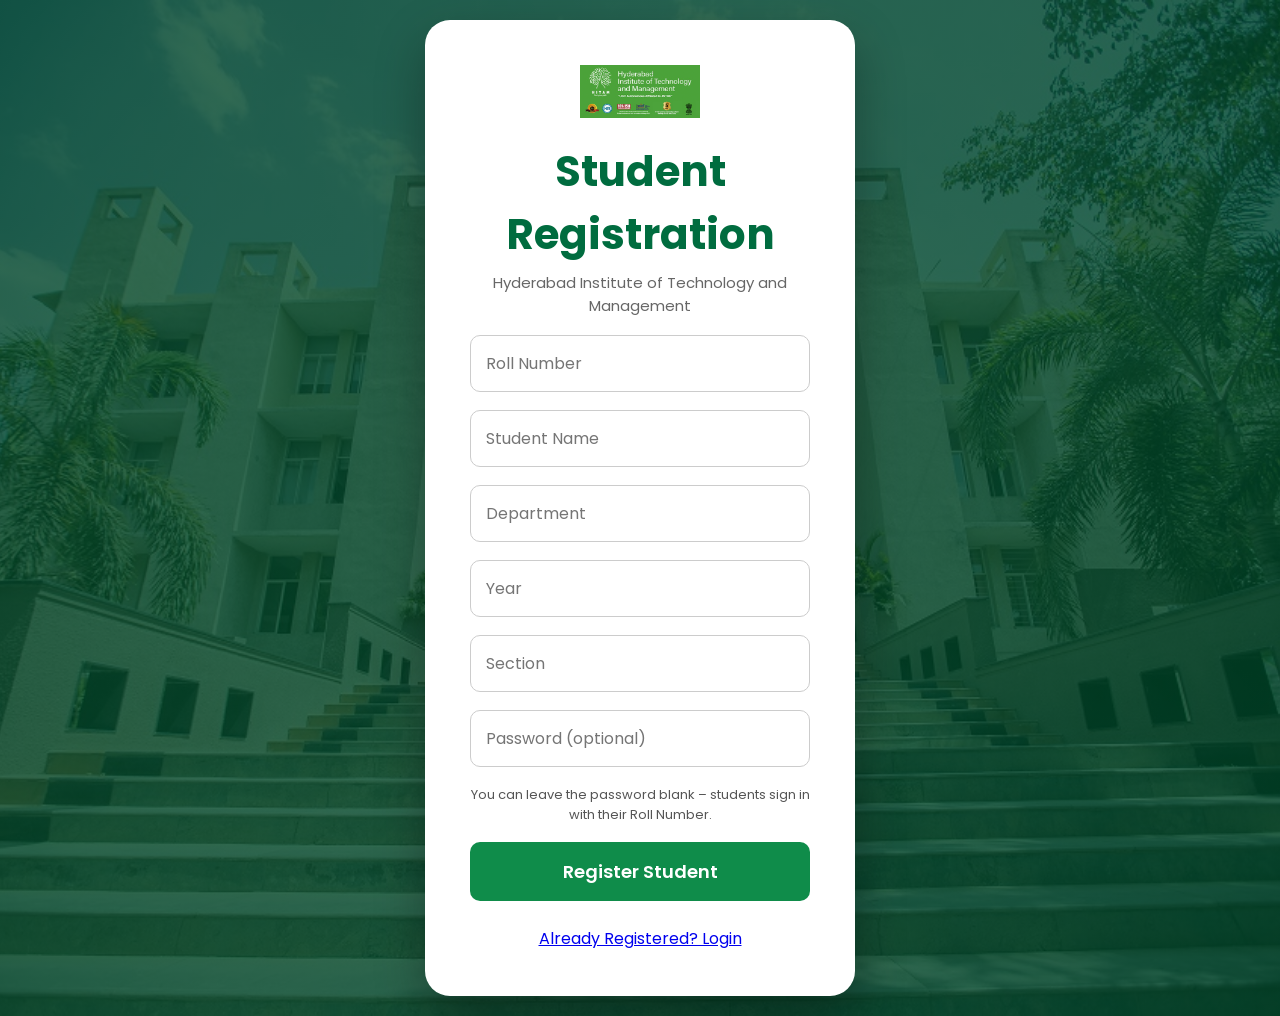
<file: frontend/register.html>
<!DOCTYPE html>
<html lang="en">
<head>

<meta charset="UTF-8">
<meta name="viewport" content="width=device-width, initial-scale=1.0">

<title>Student Registration</title>

<link rel="stylesheet" href="style.css">

<link href="https://fonts.googleapis.com/css2?family=Poppins:wght@300;400;600;700&display=swap" rel="stylesheet">

</head>

<body class="login-body">

<div class="login-container">

<div class="login-box">

<img src="images/hitam-logo.png" class="login-logo">

<h1>Student Registration</h1>

<p>Hyderabad Institute of Technology and Management</p>

<input id="roll" placeholder="Roll Number">

<input id="name" placeholder="Student Name">

<input id="department" placeholder="Department">

<input id="year" placeholder="Year">

<input id="section" placeholder="Section">

<!-- Optional: students sign in with their Roll Number only. -->
<input id="password" type="password" placeholder="Password (optional)">

<p style="font-size:13px;color:#555;line-height:1.5;">
You can leave the password blank &ndash; students sign in with their Roll Number.
</p>

<button onclick="registerStudent()">

Register Student

</button>

<br><br>

<a href="login.html">

Already Registered? Login

</a>

</div>

</div>

<script src="register.js"></script>

</body>

</html>
</file>
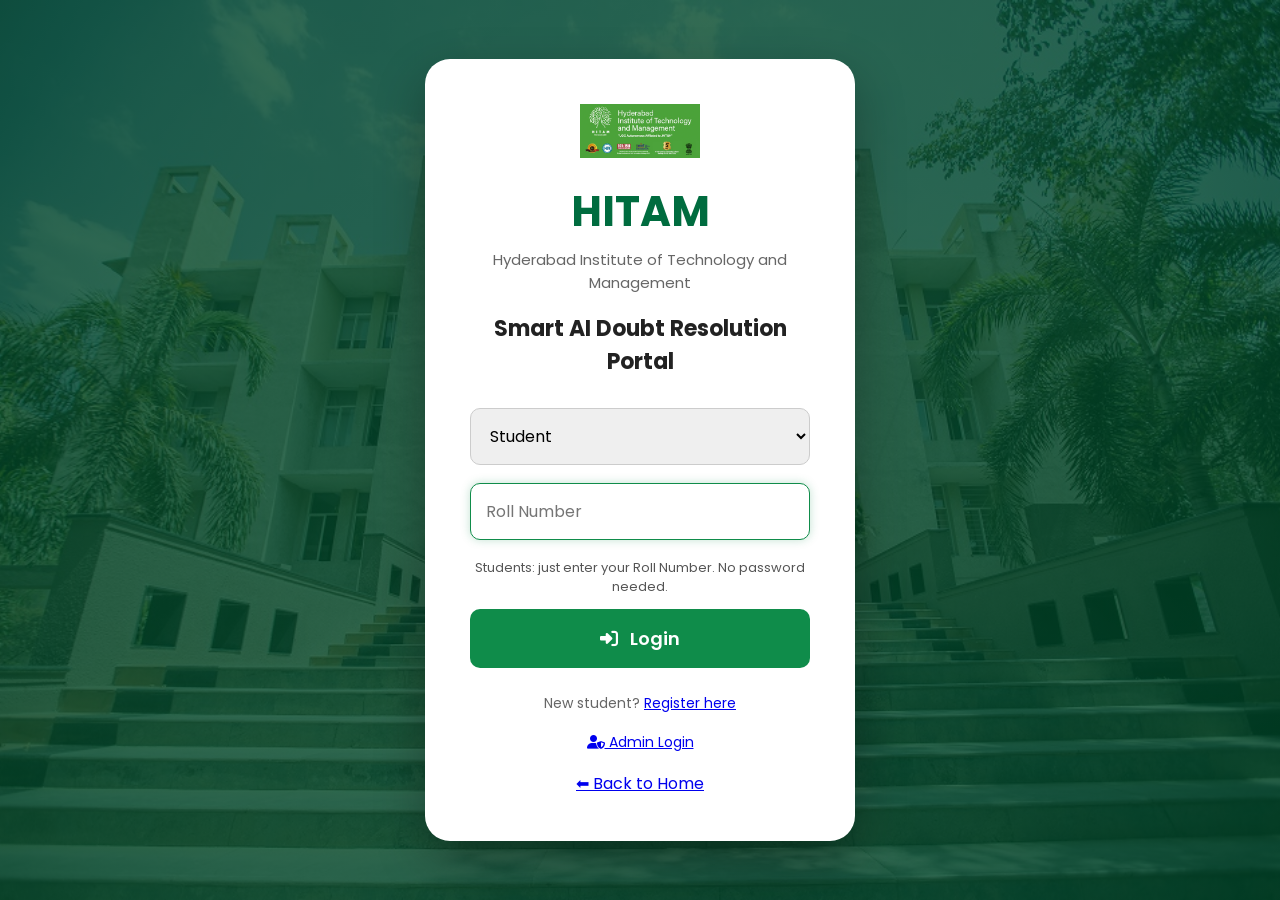
<file: frontend/student.html>
<!DOCTYPE html>
<html lang="en">

<head>

<meta charset="UTF-8">
<meta name="viewport" content="width=device-width, initial-scale=1.0">

<title>Student Dashboard - HITAM Smart AI Portal</title>

<link rel="stylesheet" href="style.css">

<link rel="stylesheet"
href="https://cdnjs.cloudflare.com/ajax/libs/font-awesome/6.7.2/css/all.min.css">

</head>

<body>

<!-- ================= NAVBAR ================= -->

<nav>

<div class="logo">

<img src="images/hitam-logo.png" width="60">

<div>

<h2>HITAM</h2>

<p>Student Portal</p>

</div>

</div>

<ul>

<li><a href="index.html">Home</a></li>

<li><a href="student.html" class="active">Student</a></li>

<li><a href="faculty.html">Faculty</a></li>

<li><a href="admin.html">Admin</a></li>

</ul>

</nav>

<!-- ================= STUDENT DASHBOARD ================= -->

<div class="dashboard">

<div class="dashboard-header">

<div>

<h1>
<i class="fa-solid fa-graduation-cap"></i>
Student Dashboard
</h1>

<p>Ask your academic doubts and receive AI + Faculty verified answers.</p>

</div>

<button
class="hero-btn logout-btn"
onclick="logout()">

<i class="fa-solid fa-right-from-bracket"></i>

Logout

</button>

</div>

<!-- ================= WELCOME / PROFILE CARD ================= -->

<div class="student-profile">

<h2 id="welcomeName"><i class="fa-solid fa-circle-user"></i> Welcome</h2>

<p><b>Roll Number:</b> <span id="welcomeRoll"></span></p>

<p><b>Department:</b> <span id="welcomeDept"></span></p>

<p><b>Year:</b> <span id="welcomeYear"></span></p>

<p><b>Section:</b> <span id="welcomeSection"></span></p>

</div>

<!-- ================= STAT CARDS ================= -->

<div class="dashboard-cards">

<div class="dashboard-card">

<i class="fa-solid fa-book-open"></i>

<h2 id="totalDoubts">0</h2>

<p>Total Doubts</p>

</div>

<div class="dashboard-card">

<i class="fa-solid fa-hourglass-half"></i>

<h2 id="pendingDoubts">0</h2>

<p>Pending Doubts</p>

</div>

<div class="dashboard-card">

<i class="fa-solid fa-circle-check"></i>

<h2 id="verifiedDoubts">0</h2>

<p>Verified Doubts</p>

</div>

</div>

<br><br>

<!-- ================= SUBMIT DOUBT ================= -->

<div class="doubt-form">

<h2><i class="fa-solid fa-circle-question"></i> Submit New Doubt</h2>

<input
id="category"
type="text"
placeholder="Subject (e.g. Data Structures)">

<textarea
id="question"
rows="6"
placeholder="Enter your doubt..."></textarea>

<div style="text-align:center;">

<button class="submit-btn" onclick="submitDoubt()">

<i class="fa-solid fa-paper-plane"></i>
Submit Doubt

</button>

</div>

</div>

<br><br>

<!-- ================= MY DOUBTS ================= -->

<h2><i class="fa-solid fa-list-check"></i> My Doubts</h2>

<input
class="search-box"
type="text"
id="search"
placeholder="🔍 Search Subject / Question..."
onkeyup="searchDoubts()">

<br><br>

<div style="text-align:right;margin-bottom:20px;">

<button class="hero-btn" onclick="loadDoubts()">

<i class="fa-solid fa-rotate"></i>
Refresh

</button>

</div>

<div id="doubtList">

</div>

</div>

<!-- ================= FOOTER ================= -->

<footer style="text-align:center;padding:20px;color:gray;">

© 2026 HITAM Smart AI Doubt Resolution Portal

</footer>

<script src="auth.js"></script>

<script>
protectStudent();
</script>

<script src="student.js"></script>

</body>

</html>
</file>
<file: frontend/style.css>
/* =====================================================
   HITAM SMART AI DOUBT RESOLUTION PORTAL
   Premium UI Version 3.0
===================================================== */

*{
margin:0;
padding:0;
box-sizing:border-box;
scroll-behavior:smooth;
font-family:"Poppins",sans-serif;
}

body{

background:#f5f7fa;

color:#222;

overflow-x:hidden;

}

/* ================= NAVBAR ================= */

nav{

position:fixed;

top:0;

left:0;

width:100%;

height:82px;

background:white;

display:flex;

justify-content:space-between;

align-items:center;

padding:0 60px;

box-shadow:0 10px 30px rgba(0,0,0,.08);

z-index:1000;

}

.logo{

display:flex;

align-items:center;

gap:15px;

}

.logo h2{

color:#006c3f;

font-size:30px;

font-weight:700;

}

.logo p{

color:#666;

font-size:14px;

}

nav ul{

display:flex;

gap:25px;

list-style:none;

align-items:center;

}

nav ul li a{

text-decoration:none;

color:#222;

font-weight:600;

transition:.3s;

padding:10px 16px;

border-radius:8px;

}

nav ul li a:hover{

background:#0f8c4a;

color:white;

}

.active{

background:#0f8c4a;

color:white;

}

/* ================= HERO ================= */

.hero{

margin-top:82px;

height:520px;

background:

linear-gradient(rgba(0,60,30,.75),

rgba(0,70,40,.75)),

url("images/campus.jpg");

background-size:cover;

background-position:center;

display:flex;

justify-content:center;

align-items:center;

text-align:center;

padding:40px;

}

.hero-overlay{

max-width:1100px;

color:white;

}

.hero-logo{

width:120px;

margin-bottom:25px;

}

.hero h1{

font-size:52px;

font-weight:700;

margin-bottom:20px;

}

.hero h3{

font-size:26px;

font-weight:400;

margin-bottom:20px;

color:#e4ffe4;

}

.hero p{

font-size:20px;

line-height:1.8;

margin-bottom:35px;

}

/* ================= HERO BUTTONS ================= */

.hero-buttons{

display:flex;

justify-content:center;

gap:18px;

flex-wrap:wrap;

}

.hero-btn{

background:#0f8c4a;

color:white;

border:none;

padding:15px 28px;

border-radius:50px;

font-size:16px;

cursor:pointer;

font-weight:600;

transition:.35s;

box-shadow:0 12px 30px rgba(0,0,0,.20);

}

.hero-btn:hover{

background:#14b866;

transform:translateY(-5px);

}

.hero-btn i{

margin-right:8px;

}
/* =====================================================
                ABOUT CAMPUS SECTION
===================================================== */

.about-campus{

position:relative;

background:

linear-gradient(

rgba(0,70,40,.78),

rgba(0,70,40,.78)

),

url("images/campus.jpg");

background-size:cover;

background-position:center;

background-attachment:fixed;

padding:90px 8%;

}

.about-overlay{

max-width:1400px;

margin:auto;

}

.about-content{

background:rgba(255,255,255,.08);

backdrop-filter:blur(12px);

-webkit-backdrop-filter:blur(12px);

border:1px solid rgba(255,255,255,.18);

border-radius:25px;

padding:60px;

color:white;

box-shadow:0 20px 50px rgba(0,0,0,.25);

}

.about-content h1{

font-size:48px;

margin-bottom:25px;

font-weight:700;

}

.about-content p{

font-size:19px;

line-height:2;

color:#f3f3f3;

max-width:1050px;

}

/* =====================================================
                HIGHLIGHT CARDS
===================================================== */

.highlight-box{

display:grid;

grid-template-columns:repeat(4,1fr);

gap:25px;

margin-top:45px;

}

.highlight-card{

background:rgba(255,255,255,.10);

backdrop-filter:blur(15px);

padding:30px;

border-radius:20px;

text-align:center;

transition:.35s;

border:1px solid rgba(255,255,255,.15);

}

.highlight-card:hover{

transform:translateY(-10px);

background:#0f8c4a;

}

.highlight-card i{

font-size:40px;

margin-bottom:20px;

color:#ffffff;

}

.highlight-card h3{

font-size:22px;

margin-bottom:12px;

}

.highlight-card p{

font-size:15px;

line-height:1.6;

}

/* =====================================================
                STATISTICS
===================================================== */

.stats-section{

display:grid;

grid-template-columns:repeat(4,1fr);

gap:25px;

padding:70px 8%;

background:#f7faf9;

}

.stats-card{

background:white;

padding:35px;

border-radius:20px;

text-align:center;

box-shadow:0 15px 35px rgba(0,0,0,.08);

transition:.35s;

}

.stats-card:hover{

transform:translateY(-8px);

box-shadow:0 25px 45px rgba(0,0,0,.15);

}

.stats-card i{

font-size:48px;

color:#0f8c4a;

margin-bottom:20px;

}

.stats-card h2{

font-size:38px;

color:#0f8c4a;

margin-bottom:10px;

}

.stats-card p{

font-size:18px;

color:#666;

font-weight:600;

}

/* =====================================================
                DASHBOARD SECTIONS
===================================================== */

.dashboard{

padding:80px 8%;

background:#ffffff;

}

.dashboard h2{

text-align:center;

font-size:42px;

margin-bottom:40px;

color:#006c3f;

position:relative;

}

.dashboard h2::after{

content:"";

display:block;

width:90px;

height:5px;

background:#0f8c4a;

margin:15px auto 0;

border-radius:30px;

}

.dashboard p{

font-size:18px;

line-height:1.9;

color:#555;

}
/* =====================================================
                FEATURE CARDS
===================================================== */

.dashboard-cards{

display:grid;

grid-template-columns:repeat(auto-fit,minmax(280px,1fr));

gap:30px;

margin-top:40px;

}

.dashboard-card{

background:white;

padding:35px;

border-radius:22px;

text-align:center;

box-shadow:0 15px 35px rgba(0,0,0,.08);

transition:.35s;

position:relative;

overflow:hidden;

cursor:pointer;

}

.dashboard-card::before{

content:"";

position:absolute;

left:0;

top:0;

width:100%;

height:6px;

background:#0f8c4a;

transform:scaleX(0);

transition:.35s;

}

.dashboard-card:hover::before{

transform:scaleX(1);

}

.dashboard-card:hover{

transform:translateY(-12px);

box-shadow:0 25px 50px rgba(0,0,0,.18);

}

.dashboard-card i{

font-size:55px;

color:#0f8c4a;

margin-bottom:25px;

transition:.35s;

}

.dashboard-card:hover i{

transform:scale(1.15);

color:#16a34a;

}

.dashboard-card h3{

font-size:24px;

margin-bottom:15px;

color:#006c3f;

}

.dashboard-card p{

font-size:17px;

line-height:1.8;

color:#666;

}

/* =====================================================
                DEPARTMENTS
===================================================== */

#departments{

background:#f7faf9;

}

#departments .dashboard-card{

border-top:5px solid #0f8c4a;

}

#departments .dashboard-card:hover{

background:#0f8c4a;

color:white;

}

#departments .dashboard-card:hover h3,

#departments .dashboard-card:hover p,

#departments .dashboard-card:hover i{

color:white;

}

/* =====================================================
                OBJECTIVES
===================================================== */

#objectives{

background:white;

}

#objectives .dashboard-card{

background:linear-gradient(180deg,#ffffff,#f8fff9);

}

#objectives .dashboard-card:hover{

background:#0f8c4a;

}

#objectives .dashboard-card:hover h3,

#objectives .dashboard-card:hover p,

#objectives .dashboard-card:hover i{

color:white;

}

/* =====================================================
                WHY CHOOSE HITAM
===================================================== */

.dashboard-card h3{

font-weight:700;

}

.dashboard-card p{

font-weight:400;

}

/* =====================================================
                CTA SECTION
===================================================== */

.cta-section{

background:

linear-gradient(

rgba(0,70,40,.92),

rgba(0,70,40,.92)

),

url("images/campus.jpg");

background-size:cover;

background-position:center;

padding:90px 8%;

text-align:center;

color:white;

}

.cta-content{

max-width:950px;

margin:auto;

}

.cta-content h1{

font-size:50px;

margin-bottom:25px;

}

.cta-content p{

font-size:21px;

line-height:1.9;

margin-bottom:40px;

color:#f2f2f2;

}

.cta-buttons{

display:flex;

justify-content:center;

gap:20px;

flex-wrap:wrap;

}

.cta-buttons .hero-btn{

font-size:17px;

padding:16px 34px;

}
/* =====================================================
                    PREMIUM FOOTER
===================================================== */

.footer{

background:#06351f;

color:white;

padding:70px 8% 25px;

}

.footer-container{

display:grid;

grid-template-columns:2fr 1fr 1fr 1fr;

gap:40px;

margin-bottom:40px;

}

.footer-column h2{

margin-top:15px;

margin-bottom:20px;

font-size:28px;

}

.footer-column h3{

margin-bottom:20px;

font-size:22px;

color:#7dffb0;

}

.footer-column p{

line-height:1.9;

margin-bottom:12px;

color:#e8e8e8;

}

.footer-column ul{

list-style:none;

padding:0;

}

.footer-column ul li{

margin-bottom:14px;

}

.footer-column ul li a{

text-decoration:none;

color:white;

transition:.3s;

}

.footer-column ul li a:hover{

padding-left:8px;

color:#7dffb0;

}

.footer hr{

border:none;

height:1px;

background:rgba(255,255,255,.15);

margin:30px 0;

}

.footer-bottom{

text-align:center;

}

.footer-bottom p{

margin:10px 0;

color:#d9d9d9;

}

.social-icons{

display:flex;

justify-content:center;

gap:18px;

margin:20px 0;

}

.social-icons a{

width:50px;

height:50px;

display:flex;

justify-content:center;

align-items:center;

background:#0f8c4a;

border-radius:50%;

color:white;

font-size:22px;

transition:.35s;

text-decoration:none;

}

.social-icons a:hover{

background:#18b765;

transform:translateY(-6px);

}

/* =====================================================
                SCROLLBAR
===================================================== */

::-webkit-scrollbar{

width:10px;

}

::-webkit-scrollbar-track{

background:#edf5ef;

}

::-webkit-scrollbar-thumb{

background:#0f8c4a;

border-radius:10px;

}

::-webkit-scrollbar-thumb:hover{

background:#18b765;

}

/* =====================================================
                    ANIMATIONS
===================================================== */

.hero,
.about-campus,
.dashboard,
.cta-section{

animation:fadeUp 1s ease;

}

@keyframes fadeUp{

from{

opacity:0;

transform:translateY(40px);

}

to{

opacity:1;

transform:translateY(0);

}

}

/* =====================================================
                RESPONSIVE
===================================================== */

@media(max-width:1100px){

nav{

padding:0 20px;

}

nav ul{

gap:12px;

}

.hero h1{

font-size:40px;

}

.hero h3{

font-size:22px;

}

.highlight-box{

grid-template-columns:repeat(2,1fr);

}

.stats-section{

grid-template-columns:repeat(2,1fr);

}

.footer-container{

grid-template-columns:repeat(2,1fr);

}

}

@media(max-width:768px){

nav{

flex-direction:column;

height:auto;

padding:15px;

}

nav ul{

flex-wrap:wrap;

justify-content:center;

margin-top:15px;

}

.hero{

height:auto;

padding:100px 20px 60px;

}

.hero h1{

font-size:32px;

}

.hero h3{

font-size:18px;

}

.hero p{

font-size:16px;

}

.hero-buttons{

flex-direction:column;

}

.hero-btn{

width:100%;

}

.highlight-box{

grid-template-columns:1fr;

}

.stats-section{

grid-template-columns:1fr;

}

.dashboard-cards{

grid-template-columns:1fr;

}

.footer-container{

grid-template-columns:1fr;

text-align:center;

}

.about-content{

padding:35px;

}

.about-content h1{

font-size:34px;

}

.about-content p{

font-size:16px;

}

.cta-content h1{

font-size:34px;

}

.cta-content p{

font-size:17px;

}

}
/* =====================================================
                    LOGIN PAGE
===================================================== */

.login-body{

background:linear-gradient(rgba(0,70,40,.80),rgba(0,70,40,.80)),
url("images/campus.jpg");

background-size:cover;
background-position:center;
background-repeat:no-repeat;

display:flex;
justify-content:center;
align-items:center;

min-height:100vh;

font-family:"Poppins",sans-serif;

}

.login-container{

width:100%;
display:flex;
justify-content:center;
align-items:center;

padding:20px;

}

.login-box{

width:430px;

background:white;

padding:45px;

border-radius:25px;

box-shadow:0 20px 50px rgba(0,0,0,.30);

text-align:center;

animation:fadeUp .8s ease;

}

.login-logo{

width:120px;

margin-bottom:15px;

}

.login-box h1{

color:#006c3f;

font-size:42px;

margin-bottom:5px;

}

.login-box p{

color:#666;

font-size:15px;

margin-bottom:18px;

}

.login-box h2{

color:#222;

font-size:22px;

margin-bottom:30px;

}

.login-box input,
.login-box select{

width:100%;

padding:15px;

margin-bottom:18px;

border:1px solid #ccc;

border-radius:10px;

font-size:16px;

outline:none;

transition:.3s;

}

.login-box input:focus,
.login-box select:focus{

border-color:#0f8c4a;

box-shadow:0 0 10px rgba(15,140,74,.25);

}

.login-box button{

width:100%;

padding:16px;

background:#0f8c4a;

border:none;

border-radius:10px;

color:white;

font-size:18px;

font-weight:600;

cursor:pointer;

transition:.3s;

}

.login-box button:hover{

background:#16a34a;

transform:translateY(-3px);

}

.login-box button i{

margin-right:8px;

}
/* =====================================================
        PREMIUM ADMIN DASHBOARD
===================================================== */

.dashboard-header{
display:flex;
justify-content:space-between;
align-items:center;
flex-wrap:wrap;
gap:20px;
margin-bottom:40px;
}

.dashboard-header h1{
font-size:42px;
color:#006c3f;
margin-bottom:10px;
}

.dashboard-header p{
font-size:18px;
color:#666;
}

.logout-btn{
background:#dc2626 !important;
}

.logout-btn:hover{
background:#b91c1c !important;
}

.search-box{
width:100%;
padding:16px 20px;
border:2px solid #dcdcdc;
border-radius:12px;
font-size:16px;
outline:none;
transition:.3s;
}

.search-box:focus{
border-color:#0f8c4a;
box-shadow:0 0 15px rgba(15,140,74,.25);
}

.table-container{
width:100%;
overflow-x:auto;
margin-top:25px;
border-radius:20px;
box-shadow:0 15px 35px rgba(0,0,0,.08);
background:white;
}

.modern-table{
width:100%;
border-collapse:collapse;
min-width:900px;
}

.modern-table thead{
background:#0f8c4a;
color:white;
}

.modern-table th{
padding:18px;
text-align:left;
font-size:16px;
}

.modern-table td{
padding:16px;
border-bottom:1px solid #eee;
font-size:15px;
}

.modern-table tbody tr{
transition:.25s;
}

.modern-table tbody tr:hover{
background:#f4fff8;
}

.doubt-card{
background:white;
padding:25px;
margin-bottom:25px;
border-radius:20px;
box-shadow:0 15px 35px rgba(0,0,0,.08);
border-left:6px solid #0f8c4a;
transition:.35s;
}

.doubt-card:hover{
transform:translateY(-8px);
box-shadow:0 25px 50px rgba(0,0,0,.15);
}

.doubt-card h3{
color:#006c3f;
margin-bottom:15px;
}

.doubt-card p{
margin:10px 0;
line-height:1.7;
}

.doubt-card button{
background:#dc2626;
color:white;
padding:10px 18px;
border:none;
border-radius:8px;
cursor:pointer;
font-weight:600;
transition:.3s;
}

.doubt-card button:hover{
background:#b91c1c;
}

canvas{
background:white;
padding:25px;
border-radius:20px;
box-shadow:0 15px 35px rgba(0,0,0,.08);
}

.dashboard-card{
transition:.35s;
}

.dashboard-card:hover{
transform:translateY(-10px);
box-shadow:0 25px 45px rgba(0,0,0,.15);
}

.dashboard-card h2{
color:#0f8c4a;
font-size:36px;
margin:15px 0;
}

.dashboard-card p{
color:#666;
font-weight:600;
}

.dashboard h2{
margin-top:40px;
margin-bottom:25px;
}

.dashboard hr{
margin:50px 0;
border:none;
height:2px;
background:#e5e5e5;
}

@media(max-width:768px){

.dashboard-header{
flex-direction:column;
align-items:flex-start;
}

.dashboard-header h1{
font-size:30px;
}

.modern-table{
min-width:700px;
}

.search-box{
font-size:15px;
}

.logout-btn{
width:100%;
}

}
/* =====================================================
        PREMIUM STUDENT DASHBOARD
===================================================== */

.student-profile{
background:#fff;
padding:30px;
border-radius:20px;
box-shadow:0 15px 35px rgba(0,0,0,.08);
margin-bottom:35px;
border-top:5px solid #0f8c4a;
}

.student-profile h2{
color:#006c3f;
margin-bottom:20px;
}

.student-profile p{
margin:12px 0;
font-size:17px;
color:#555;
}

.doubt-form{
background:#fff;
padding:35px;
border-radius:20px;
box-shadow:0 15px 35px rgba(0,0,0,.08);
border-top:5px solid #0f8c4a;
margin-bottom:40px;
}

.doubt-form h2{
text-align:center;
margin-bottom:25px;
color:#006c3f;
}

.doubt-form input,
.doubt-form textarea{
width:100%;
padding:15px;
border:2px solid #ddd;
border-radius:12px;
font-size:16px;
outline:none;
transition:.3s;
margin-bottom:20px;
}

.doubt-form input:focus,
.doubt-form textarea:focus{
border-color:#0f8c4a;
box-shadow:0 0 15px rgba(15,140,74,.2);
}

.doubt-form textarea{
resize:vertical;
min-height:170px;
}

.submit-btn{
background:#0f8c4a;
color:white;
border:none;
padding:15px 35px;
font-size:17px;
font-weight:600;
border-radius:10px;
cursor:pointer;
transition:.3s;
}

.submit-btn:hover{
background:#16a34a;
transform:translateY(-3px);
}

.student-doubt-card{
background:white;
padding:25px;
border-radius:20px;
box-shadow:0 15px 35px rgba(0,0,0,.08);
margin-bottom:25px;
border-left:6px solid #0f8c4a;
transition:.35s;
}

.student-doubt-card:hover{
transform:translateY(-8px);
box-shadow:0 25px 50px rgba(0,0,0,.15);
}

.student-doubt-card h3{
color:#006c3f;
margin-bottom:15px;
}

.student-doubt-card p{
margin:10px 0;
line-height:1.8;
}

.status-pending{
display:inline-block;
padding:6px 14px;
border-radius:20px;
background:#fff4e5;
color:#d97706;
font-weight:600;
}

.status-verified{
display:inline-block;
padding:6px 14px;
border-radius:20px;
background:#dcfce7;
color:#15803d;
font-weight:600;
}

@media(max-width:768px){

.student-profile,
.doubt-form,
.student-doubt-card{
padding:20px;
}

.submit-btn{
width:100%;
}

}

/* =====================================================
        PREMIUM FACULTY DASHBOARD
===================================================== */

.reply-textarea{
width:100%;
min-width:220px;
padding:12px;
border:2px solid #ddd;
border-radius:10px;
font-size:14px;
font-family:"Poppins",sans-serif;
resize:vertical;
outline:none;
transition:.3s;
}

.reply-textarea:focus{
border-color:#0f8c4a;
box-shadow:0 0 12px rgba(15,140,74,.2);
}

.verify-btn{
background:#0f8c4a;
color:white;
border:none;
padding:10px 18px;
border-radius:8px;
cursor:pointer;
font-weight:600;
font-size:14px;
white-space:nowrap;
transition:.3s;
}

.verify-btn:hover{
background:#16a34a;
transform:translateY(-3px);
}

.verify-btn i{
margin-right:6px;
}
</file>
